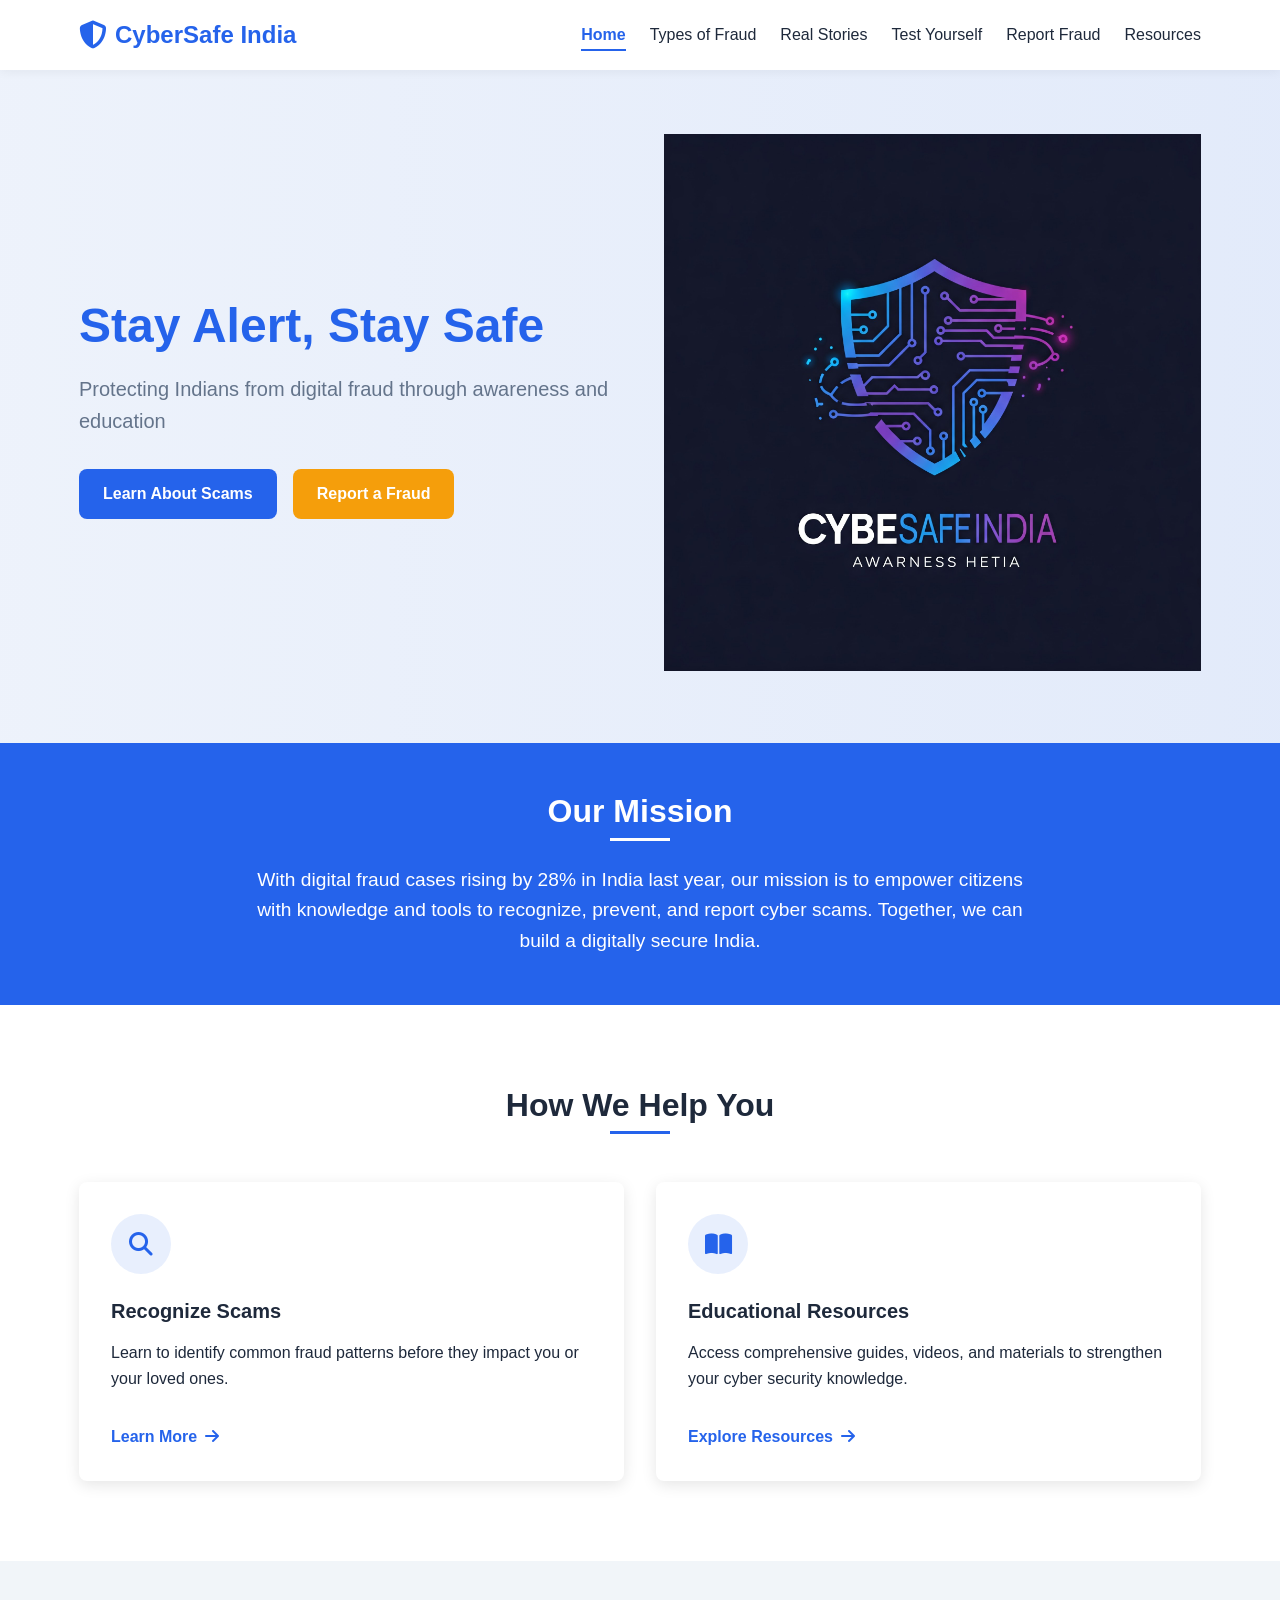
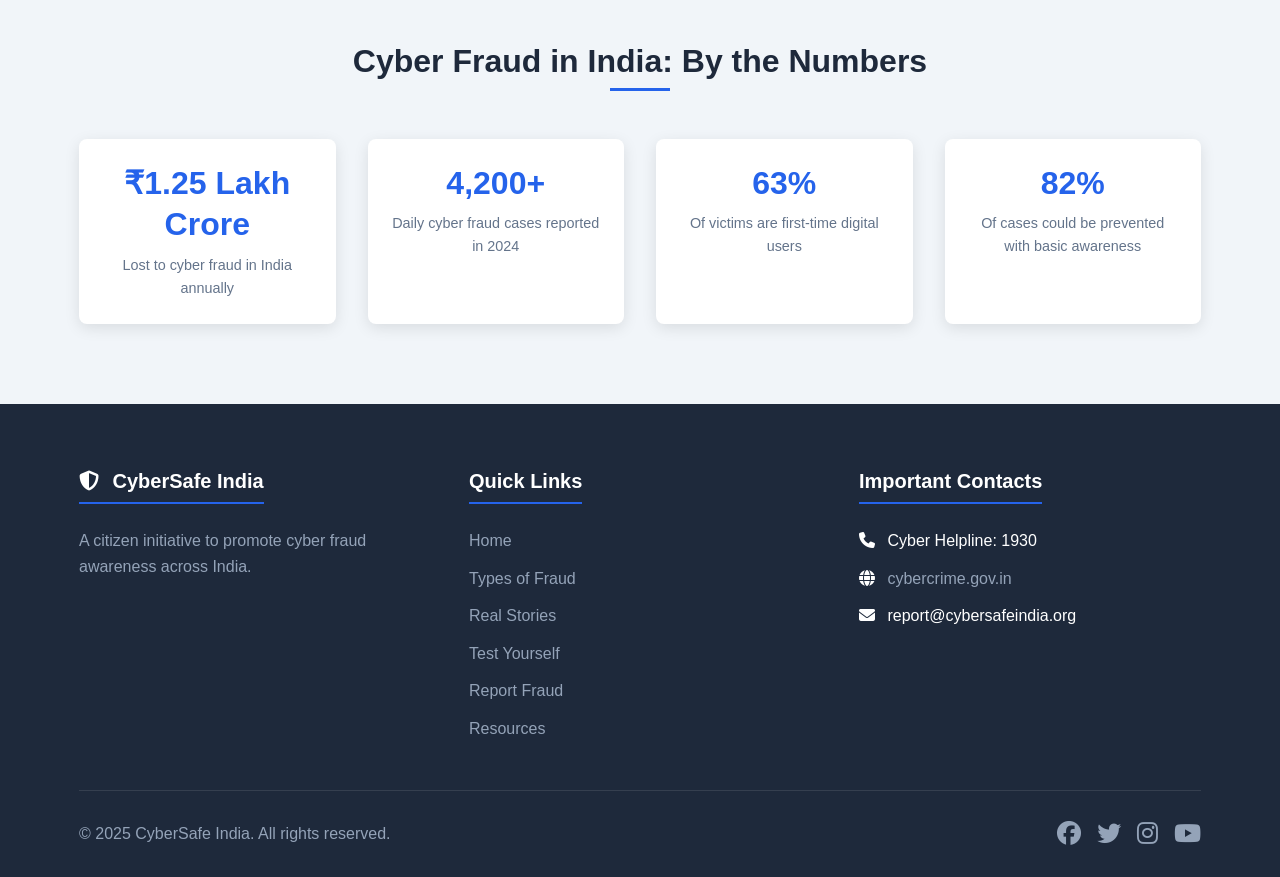
<file: index.html>
<!DOCTYPE html>
<html lang="en">
<head>
    <meta charset="UTF-8">
    <meta name="viewport" content="width=device-width, initial-scale=1.0">
    <title>Cyber Fraud Awareness India - Home</title>
    <link rel="stylesheet" href="styles.css">
    <link rel="stylesheet" href="https://cdnjs.cloudflare.com/ajax/libs/font-awesome/6.4.0/css/all.min.css">
</head>
<body>
    <header>
        <div class="container">
            <div class="logo">
                <a href="index.html">
                    <i class="fas fa-shield-alt"></i>
                    <span>CyberSafe India</span>
                </a>
            </div>
            <nav>
                <ul class="nav-links">
                    <li><a href="index.html" class="active">Home</a></li>
                    <li><a href="types.html">Types of Fraud</a></li>
                    <li><a href="stories.html">Real Stories</a></li>
                    <li><a href="quiz.html">Test Yourself</a></li>
                    <li><a href="https://cybercrime.gov.in/">Report Fraud</a></li>
                    <li><a href="resources.html">Resources</a></li>
                </ul>
                <div class="burger">
                    <div class="line1"></div>
                    <div class="line2"></div>
                    <div class="line3"></div>
                </div>
            </nav>
        </div>
    </header>

    <main>
        <!-- Hero Section -->
        <section class="hero">
            <div class="container">
                <div class="hero-content">
                    <h1>Stay Alert, Stay Safe</h1>
                    <p>Protecting Indians from digital fraud through awareness and education</p>
                    <div class="cta-buttons">
                        <a href="types.html" class="btn btn-primary">Learn About Scams</a>
                        <a href="https://cybercrime.gov.in/" class="btn btn-secondary">Report a Fraud</a>
                    </div>
                </div>
                <div class="hero-image">
                    <img src="Gemini_Generated_Image_r28b72r28b72r28b.jpeg" alt="Cyber Security Illustration">
                </div>
            </div>
        </section>

        <!-- Mission Statement -->
        <section class="mission">
            <div class="container">
                <h2>Our Mission</h2>
                <p>With digital fraud cases rising by 28% in India last year, our mission is to empower citizens with knowledge and tools to recognize, prevent, and report cyber scams. Together, we can build a digitally secure India.</p>
            </div>
        </section>

        <!-- Features Section -->
<section class="features">
    <div class="container">
        <h2>How We Help You</h2>
        <div class="feature-cards">
            <div class="feature-card">
                <div class="feature-icon">
                    <i class="fas fa-search" aria-hidden="true"></i>
                </div>
                <h3>Recognize Scams</h3>
                <p>Learn to identify common fraud patterns before they impact you or your loved ones.</p>
                <a href="types.html" class="feature-link">Learn More <i class="fas fa-arrow-right" aria-hidden="true"></i></a>
            </div>
            <div class="feature-card">
                <div class="feature-icon">
                    <i class="fas fa-book-open" aria-hidden="true"></i>
                </div>
                <h3>Educational Resources</h3>
                <p>Access comprehensive guides, videos, and materials to strengthen your cyber security knowledge.</p>
                <a href="resources.html" class="feature-link">Explore Resources <i class="fas fa-arrow-right" aria-hidden="true"></i></a>
            </div>
        </div>
    </div>
</section>


        <!-- Stats Section -->
        <section class="stats">
            <div class="container">
                <h2>Cyber Fraud in India: By the Numbers</h2>
                <div class="stat-cards">
                    <div class="stat-card">
                        <h3>₹1.25 Lakh Crore</h3>
                        <p>Lost to cyber fraud in India annually</p>
                    </div>
                    <div class="stat-card">
                        <h3>4,200+</h3>
                        <p>Daily cyber fraud cases reported in 2024</p>
                    </div>
                    <div class="stat-card">
                        <h3>63%</h3>
                        <p>Of victims are first-time digital users</p>
                    </div>
                    <div class="stat-card">
                        <h3>82%</h3>
                        <p>Of cases could be prevented with basic awareness</p>
                    </div>
                </div>
            </div>
        </section>
    </main>

    <footer>
        <div class="container">
            <div class="footer-content">
                <div class="footer-section">
                    <h3><i class="fas fa-shield-alt"></i> CyberSafe India</h3>
                    <p>A citizen initiative to promote cyber fraud awareness across India.</p>
                </div>
                <div class="footer-section">
                    <h3>Quick Links</h3>
                    <ul>
                        <li><a href="index.html">Home</a></li>
                        <li><a href="types.html">Types of Fraud</a></li>
                        <li><a href="stories.html">Real Stories</a></li>
                        <li><a href="quiz.html">Test Yourself</a></li>
                        <li><a href="report.html">Report Fraud</a></li>
                        <li><a href="resources.html">Resources</a></li>
                    </ul>
                </div>
                <div class="footer-section">
                    <h3>Important Contacts</h3>
                    <ul>
                        <li><i class="fas fa-phone"></i> Cyber Helpline: 1930</li>
                        <li><i class="fas fa-globe"></i> <a href="https://cybercrime.gov.in" target="_blank">cybercrime.gov.in</a></li>
                        <li><i class="fas fa-envelope"></i> report@cybersafeindia.org</li>
                    </ul>
                </div>
            </div>
            <div class="footer-bottom">
                <p>&copy; 2025 CyberSafe India. All rights reserved.</p>
                <div class="social-icons">
                    <a href="#"><i class="fab fa-facebook"></i></a>
                    <a href="#"><i class="fab fa-twitter"></i></a>
                    <a href="#"><i class="fab fa-instagram"></i></a>
                    <a href="#"><i class="fab fa-youtube"></i></a>
                </div>
            </div>
        </div>
    </footer>

    <script src="main.js"></script>
</body>
</html>
</file>
<file: styles.css>
/* ===== GLOBAL STYLES ===== */
:root {
  --primary-color: #2563eb;
  --primary-dark: #1d4ed8;
  --secondary-color: #f59e0b;
  --secondary-dark: #d97706;
  --danger-color: #ef4444;
  --success-color: #10b981;
  --text-dark: #1e293b;
  --text-light: #64748b;
  --white: #ffffff;
  --light-gray: #f1f5f9;
  --medium-gray: #e2e8f0;
  --dark-gray: #94a3b8;
  --border-radius: 8px;
  --box-shadow: 0 4px 15px rgba(0, 0, 0, 0.1);
  --transition: all 0.3s ease;
}

* {
  margin: 0;
  padding: 0;
  box-sizing: border-box;
}

body {
  font-family: 'Inter', 'Segoe UI', Tahoma, Geneva, Verdana, sans-serif;
  line-height: 1.6;
  color: var(--text-dark);
  background-color: #f8fafc;
}

html {
  scroll-behavior: smooth;
}

img {
  max-width: 100%;
  height: auto;
}

a {
  text-decoration: none;
  color: var(--primary-color);
  transition: var(--transition);
}

a:hover {
  color: var(--primary-dark);
}

ul {
  list-style: none;
}

.container {
  width: 90%;
  max-width: 1280px;
  margin: 0 auto;
  padding: 0 15px;
}

section {
  padding: 3rem 0;
}

h1, h2, h3, h4, h5, h6 {
  font-weight: 700;
  line-height: 1.3;
  margin-bottom: 1rem;
  color: var(--text-dark);
}

h1 {
  font-size: 2.5rem;
}

h2 {
  font-size: 2rem;
  margin-bottom: 1.5rem;
  position: relative;
  padding-bottom: 0.5rem;
}

h2::after {
  content: '';
  position: absolute;
  left: 0;
  bottom: 0;
  width: 60px;
  height: 3px;
  background: var(--primary-color);
}

section h2 {
  text-align: center;
}

section h2::after {
  left: 50%;
  transform: translateX(-50%);
}

p {
  margin-bottom: 1rem;
}

/* ===== BUTTONS ===== */
.btn {
  display: inline-block;
  padding: 0.75rem 1.5rem;
  border-radius: var(--border-radius);
  font-weight: 600;
  text-align: center;
  cursor: pointer;
  transition: var(--transition);
  border: none;
  outline: none;
}

.btn-primary {
  background-color: var(--primary-color);
  color: var(--white);
}

.btn-primary:hover {
  background-color: var(--primary-dark);
  color: var(--white);
  transform: translateY(-2px);
}

.btn-secondary {
  background-color: var(--secondary-color);
  color: var(--white);
}

.btn-secondary:hover {
  background-color: var(--secondary-dark);
  color: var(--white);
  transform: translateY(-2px);
}

.cta-buttons {
  display: flex;
  gap: 1rem;
  margin-top: 1.5rem;
  flex-wrap: wrap;
}

.cta-button {
  background-color: var(--primary-color);
  color: white;
  padding: 0.75rem 1.5rem;
  border-radius: var(--border-radius);
  font-weight: 600;
  display: inline-block;
  transition: var(--transition);
}

.cta-button:hover {
  background-color: var(--primary-dark);
  color: white;
  transform: translateY(-2px);
}

/* ===== HEADER ===== */
header {
  background-color: var(--white);
  box-shadow: 0 2px 10px rgba(0, 0, 0, 0.05);
  position: sticky;
  top: 0;
  z-index: 100;
}

header .container {
  display: flex;
  align-items: center;
  justify-content: space-between;
  padding: 1rem 15px;
}

.logo a {
  display: flex;
  align-items: center;
  font-size: 1.5rem;
  font-weight: 700;
  color: var(--primary-color);
}

.logo i {
  margin-right: 0.5rem;
  font-size: 1.75rem;
}

nav {
  display: flex;
  align-items: center;
}

.nav-links {
  display: flex;
  gap: 1.5rem;
}

.nav-links a {
  color: var(--text-dark);
  font-weight: 500;
  padding: 0.5rem 0;
  position: relative;
}

.nav-links a::after {
  content: '';
  position: absolute;
  bottom: 0;
  left: 0;
  width: 0;
  height: 2px;
  background-color: var(--primary-color);
  transition: var(--transition);
}

.nav-links a:hover::after,
.nav-links a.active::after {
  width: 100%;
}

.nav-links a.active {
  color: var(--primary-color);
  font-weight: 600;
}

.burger {
  display: none;
  cursor: pointer;
}

.burger div {
  width: 25px;
  height: 3px;
  background-color: var(--text-dark);
  margin: 5px;
  transition: var(--transition);
}

/* ===== HERO SECTION ===== */
.hero {
  background: linear-gradient(to right, rgba(37, 99, 235, 0.05), rgba(37, 99, 235, 0.1));
  padding: 4rem 0;
}

.hero .container {
  display: flex;
  align-items: center;
  gap: 3rem;
}

.hero-content {
  flex: 1;
}

.hero-image {
  flex: 1;
  text-align: center;
}

.hero h1 {
  font-size: 3rem;
  margin-bottom: 1rem;
  color: var(--primary-color);
}

.hero p {
  font-size: 1.25rem;
  margin-bottom: 2rem;
  color: var(--text-light);
}

/* ===== MISSION SECTION ===== */
.mission {
  background-color: var(--primary-color);
  color: var(--white);
  text-align: center;
  padding: 3rem 0;
}

.mission h2 {
  color: var(--white);
}

.mission h2::after {
  background-color: var(--white);
}

.mission p {
  font-size: 1.2rem;
  max-width: 800px;
  margin: 0 auto;
}

/* ===== FEATURES SECTION ===== */
.features {
  padding: 5rem 0;
  background-color: var(--white);
}

.feature-cards {
  display: grid;
  grid-template-columns: repeat(auto-fit, minmax(300px, 1fr));
  gap: 2rem;
  margin-top: 3rem;
}

.feature-card {
  background: var(--white);
  padding: 2rem;
  border-radius: var(--border-radius);
  box-shadow: var(--box-shadow);
  transition: var(--transition);
  display: flex;
  flex-direction: column;
  height: 100%;
}

.feature-card:hover {
  transform: translateY(-5px);
  box-shadow: 0 10px 25px rgba(0, 0, 0, 0.1);
}

.feature-icon {
  background-color: rgba(37, 99, 235, 0.1);
  color: var(--primary-color);
  width: 60px;
  height: 60px;
  border-radius: 50%;
  display: flex;
  align-items: center;
  justify-content: center;
  margin-bottom: 1.5rem;
  font-size: 1.5rem;
}

.feature-card h3 {
  font-size: 1.25rem;
  margin-bottom: 1rem;
}

.feature-link {
  margin-top: auto;
  font-weight: 600;
  display: inline-flex;
  align-items: center;
  gap: 0.5rem;
  padding-top: 1rem;
}

.feature-link i {
  transition: var(--transition);
}

.feature-link:hover i {
  transform: translateX(5px);
}

/* ===== STATS SECTION ===== */
.stats {
  background-color: var(--light-gray);
  padding: 5rem 0;
}

.stat-cards {
  display: grid;
  grid-template-columns: repeat(auto-fit, minmax(200px, 1fr));
  gap: 2rem;
  margin-top: 3rem;
}

.stat-card {
  background: var(--white);
  padding: 1.5rem;
  border-radius: var(--border-radius);
  box-shadow: var(--box-shadow);
  text-align: center;
  transition: var(--transition);
}

.stat-card:hover {
  transform: translateY(-5px);
}

.stat-card h3 {
  font-size: 2rem;
  color: var(--primary-color);
  margin-bottom: 0.5rem;
}

.stat-card p {
  color: var(--text-light);
  font-size: 0.9rem;
  margin-bottom: 0;
}

/* ===== PAGE HEADER ===== */
.page-header {
  background: linear-gradient(rgba(37, 99, 235, 0.8), rgba(37, 99, 235, 0.9)), url('/api/placeholder/1200/300');
  background-size: cover;
  background-position: center;
  color: var(--white);
  text-align: center;
  padding: 4rem 0;
}

.page-header h1 {
  color: var(--white);
  font-size: 2.5rem;
  margin-bottom: 1rem;
}

.page-header p {
  font-size: 1.2rem;
  max-width: 600px;
  margin: 0 auto;
}

/* ===== FRAUD TYPES PAGE ===== */
.hero-banner {
  background: linear-gradient(rgba(37, 99, 235, 0.8), rgba(37, 99, 235, 0.9)), url('/api/placeholder/1200/400');
  background-size: cover;
  background-position: center;
  color: var(--white);
  text-align: center;
  padding: 5rem 0;
}

.hero-banner h1 {
  color: var(--white);
  font-size: 2.8rem;
  margin-bottom: 1rem;
}

.hero-banner p {
  font-size: 1.2rem;
  max-width: 600px;
  margin: 0 auto 2rem;
}

.fraud-types {
  padding: 5rem 0;
}

.fraud-grid {
  display: grid;
  grid-template-columns: repeat(auto-fill, minmax(300px, 1fr));
  gap: 2rem;
}

.fraud-card {
  background: var(--white);
  border-radius: var(--border-radius);
  box-shadow: var(--box-shadow);
  padding: 2rem;
  transition: var(--transition);
  height: 100%;
}

.fraud-card:hover {
  transform: translateY(-5px);
  box-shadow: 0 10px 25px rgba(0, 0, 0, 0.1);
}

.fraud-icon {
  background-color: rgba(37, 99, 235, 0.1);
  color: var(--primary-color);
  width: 60px;
  height: 60px;
  border-radius: 50%;
  display: flex;
  align-items: center;
  justify-content: center;
  margin-bottom: 1.5rem;
  font-size: 1.5rem;
}

.fraud-card h3 {
  font-size: 1.25rem;
  margin-bottom: 1rem;
}

.fraud-card h4 {
  font-size: 1rem;
  margin: 1rem 0 0.5rem;
  color: var(--text-dark);
}

.fraud-card ul {
  list-style: disc;
  padding-left: 1.2rem;
  margin-bottom: 0;
}

.fraud-card ul li {
  margin-bottom: 0.5rem;
  color: var(--text-light);
}

.fraud-card ul li:last-child {
  margin-bottom: 0;
}

.prevention-tips {
  background-color: var(--light-gray);
  padding: 5rem 0;
}

.tips-container {
  display: grid;
  grid-template-columns: repeat(auto-fit, minmax(250px, 1fr));
  gap: 2rem;
  margin-top: 3rem;
}

.tip {
  background: var(--white);
  border-radius: var(--border-radius);
  box-shadow: var(--box-shadow);
  padding: 2rem;
  text-align: center;
  transition: var(--transition);
}

.tip:hover {
  transform: translateY(-5px);
}

.tip i {
  color: var(--primary-color);
  font-size: 2.5rem;
  margin-bottom: 1rem;
}

.tip h3 {
  font-size: 1.25rem;
  margin-bottom: 1rem;
}

.tip p {
  color: var(--text-light);
  margin-bottom: 0;
}

.newsletter-section {
  background-color: var(--primary-color);
  color: var(--white);
  padding: 4rem 0;
  text-align: center;
}

.newsletter-section h2 {
  color: var(--white);
}

.newsletter-section h2::after {
  background-color: var(--white);
}

.newsletter-section p {
  margin-bottom: 2rem;
  font-size: 1.1rem;
}

.newsletter-section div {
  display: flex;
  max-width: 600px;
  margin: 0 auto;
}

.newsletter-section input {
  flex: 1;
  padding: 0.75rem 1.5rem;
  border: none;
  border-radius: var(--border-radius) 0 0 var(--border-radius);
  font-size: 1rem;
}

.newsletter-section button {
  background-color: var(--secondary-color);
  color: var(--white);
  padding: 0.75rem 1.5rem;
  border: none;
  border-radius: 0 var(--border-radius) var(--border-radius) 0;
  font-weight: 600;
  cursor: pointer;
  transition: var(--transition);
}

.newsletter-section button:hover {
  background-color: var(--secondary-dark);
}

.report-button {
  position: fixed;
  bottom: 2rem;
  right: 2rem;
  background-color: var(--danger-color);
  color: var(--white);
  padding: 0.75rem 1.5rem;
  border-radius: var(--border-radius);
  font-weight: 600;
  box-shadow: var(--box-shadow);
  z-index: 99;
  transition: var(--transition);
}

.report-button:hover {
  background-color: #dc2626;
  color: var(--white);
  transform: translateY(-5px);
}

/* ===== QUIZ PAGE ===== */
.quiz-section {
  padding: 3rem 0 5rem;
}

.quiz-container {
  max-width: 800px;
  margin: 0 auto;
  background: var(--white);
  border-radius: var(--border-radius);
  box-shadow: var(--box-shadow);
  overflow: hidden;
}

.quiz-card {
  padding: 2.5rem;
  display: none;
}

.quiz-card.active {
  display: block;
}

.quiz-card h2 {
  text-align: center;
  margin-bottom: 1.5rem;
}

.quiz-card p {
  text-align: center;
  margin-bottom: 2rem;
  color: var(--text-light);
}

.quiz-progress {
  margin-bottom: 2rem;
}

.progress-bar {
  height: 8px;
  background-color: var(--medium-gray);
  border-radius: 4px;
  overflow: hidden;
  margin-bottom: 0.5rem;
}

#progress-fill {
  height: 100%;
  background-color: var(--primary-color);
  width: 10%;
  transition: width 0.3s ease;
}

#question-counter {
  text-align: right;
  font-size: 0.9rem;
  color: var(--text-light);
}

#question-container {
  font-size: 1.2rem;
  font-weight: 600;
  margin-bottom: 1.5rem;
}

.quiz-options {
  display: flex;
  flex-direction: column;
  gap: 1rem;
  margin-bottom: 2rem;
}

.option {
  padding: 1rem;
  border: 2px solid var(--medium-gray);
  border-radius: var(--border-radius);
  cursor: pointer;
  transition: var(--transition);
}

.option:hover {
  background-color: rgba(37, 99, 235, 0.05);
  border-color: var(--primary-color);
}

.option.selected {
  background-color: rgba(37, 99, 235, 0.1);
  border-color: var(--primary-color);
}

.option.correct {
  background-color: rgba(16, 185, 129, 0.1);
  border-color: var(--success-color);
}

.option.incorrect {
  background-color: rgba(239, 68, 68, 0.1);
  border-color: var(--danger-color);
}

.quiz-controls {
  display: flex;
  justify-content: flex-end;
}

.score-container {
  text-align: center;
  margin-bottom: 2rem;
}

.score-circle {
  width: 150px;
  height: 150px;
  background-color: rgba(37, 99, 235, 0.1);
  border-radius: 50%;
  display: flex;
  flex-direction: column;
  align-items: center;
  justify-content: center;
  margin: 0 auto 1rem;
}

#score-value {
  font-size: 3rem;
  font-weight: 700;
  color: var(--primary-color);
}

#score-message {
  font-size: 1.1rem;
  font-weight: 600;
}

.result-details {
  margin-bottom: 2rem;
}

.result-details h3 {
  margin-bottom: 1rem;
  text-align: center;
}

#score-explanation {
  background-color: var(--light-gray);
  padding: 1.5rem;
  border-radius: var(--border-radius);
}

.result-actions {
  display: flex;
  justify-content: center;
  gap: 1rem;
}

/* ===== RESOURCES PAGE ===== */
.resource-filters {
  padding: 1rem 0 3rem;
}

.filter-container {
  background-color: var(--white);
  padding: 1.5rem;
  border-radius: var(--border-radius);
  box-shadow: var(--box-shadow);
  text-align: center;
}

.filter-container h3 {
  margin-bottom: 1rem;
}

.filter-buttons {
  display: flex;
  flex-wrap: wrap;
  justify-content: center;
  gap: 0.75rem;
}

.filter-btn {
  padding: 0.5rem 1rem;
  background-color: var(--light-gray);
  border: none;
  border-radius: var(--border-radius);
  cursor: pointer;
  transition: var(--transition);
  font-weight: 500;
}

.filter-btn:hover {
  background-color: var(--medium-gray);
}

.filter-btn.active {
  background-color: var(--primary-color);
  color: var(--white);
}

.resources-container {
  display: grid;
  grid-template-columns: repeat(auto-fill, minmax(350px, 1fr));
  gap: 2rem;
}

.resource-item {
  background: var(--white);
  border-radius: var(--border-radius);
  box-shadow: var(--box-shadow);
  padding: 1.5rem;
  display: flex;
  gap: 1.5rem;
  transition: var(--transition);
}

.resource-item:hover {
  transform: translateY(-5px);
  box-shadow: 0 10px 25px rgba(0, 0, 0, 0.1);
}

.resource-icon {
  flex-shrink: 0;
  width: 60px;
  height: 60px;
  background-color: rgba(37, 99, 235, 0.1);
  color: var(--primary-color);
  border-radius: 50%;
  display: flex;
  align-items: center;
  justify-content: center;
  font-size: 1.5rem;
}

.resource-info {
  flex: 1;
}

.resource-info h3 {
  font-size: 1.1rem;
  margin-bottom: 0.5rem;
}

.resource-info p {
  color: var(--text-light);
  font-size: 0.9rem;
  margin-bottom: 1rem;
}

.resource-meta {
  display: flex;
  gap: 1rem;
  margin-bottom: 1rem;
  flex-wrap: wrap;
}

.resource-meta span {
  font-size: 0.8rem;
  color: var(--text-light);
  display: flex;
  align-items: center;
}

.resource-meta i {
  margin-right: 0.25rem;
}

.community-workshops {
  background-color: var(--light-gray);
  padding: 5rem 0;
}

.workshops-list {
  display: grid;
  grid-template-columns: repeat(auto-fill, minmax(300px, 1fr));
  gap: 2rem;
  margin-top: 3rem;
}

.workshop-item {
  background: var(--white);
  border-radius: var(--border-radius);
  box-shadow: var(--box-shadow);
  padding: 1.5rem;
  display: flex;
  gap: 1.5rem;
  transition: var(--transition);
}

.workshop-item:hover {
  transform: translateY(-5px);
  box-shadow: 0 10px 25px rgba(0, 0, 0, 0.1);
}

.workshop-date {
  flex-shrink: 0;
  width: 60px;
  height: 60px;
  background-color: var(--primary-color);
  color: var(--white);
  border-radius: var(--border-radius);
  display: flex;
  flex-direction: column;
  align-items: center;
  justify-content: center;
  line-height: 1;
  padding: 0.5rem 0;
}

.workshop-date .date {
  font-size: 1.5rem;
  font-weight: 700;
}

.workshop-date .month {
  font-size: 0.8rem;
  font-weight: 500;
}

.workshop-details {
  flex: 1;
}

.workshop-details h3 {
  font-size: 1.1rem;
  margin-bottom: 0.5rem;
}

.workshop-details p {
  color: var(--text-light);
  font-size: 0.9rem;
  margin-bottom: 0.5rem;
}

.workshop-details p:last-of-type {
  margin-bottom: 1rem;
}

/* ===== STORIES PAGE ===== */
.stories-intro {
  padding: 1rem 0 3rem;
}

.stories-intro p {
  text-align: center;
  max-width: 800px;
  margin: 0 auto 2rem;
}

.search-filter {
  max-width: 600px;
  margin: 0 auto;
  display: flex;
  gap: 0.5rem;
}

.search-filter input {
  flex: 1;
  padding: 0.75rem 1rem;
  border: 1px solid var(--medium-gray);
  border-radius: var(--border-radius);
  font-size: 1rem;
  transition: var(--transition);
}

.search-filter input:focus {
  border-color: var(--primary-color);
  outline: none;
  box-shadow: 0 0 0 2px rgba(37, 99, 235, 0.2);
}

.search-filter button {
  background-color: var(--primary-color);
  color: var(--white);
  border: none;
  border-radius: var(--border-radius);
  padding: 0 1rem;
  cursor: pointer;
  transition: var(--transition);
}

.search-filter button:hover {
  background-color: var(--primary-dark);
}

.stories-grid {
  display: grid;
  grid-template-columns: repeat(auto-fill, minmax(300px, 1fr));
  gap: 2rem;
}

.loading {
  text-align: center;
  padding: 3rem 0;
  grid-column: 1 / -1;
}

.loading i {
  font-size: 2rem;
  color: var(--primary-color);
  margin-bottom: 1rem;
}

.story-card {
  background: var(--white);
  border-radius: var(--border-radius);
  box-shadow: var(--box-shadow);
  overflow: hidden;
  transition: var(--transition);
}

.story-card:hover {
  transform: translateY(-5px);
  box-shadow: 0 10px 25px rgba(0, 0, 0, 0.1);
}

.story-image {
  width: 100%;
  height: 180px;
  object-fit: cover;
}

.story-content {
  padding: 1.5rem;
}

.story-title {
  font-size: 1.25rem;
  margin-bottom: 0.5rem;
}

.story-meta {
  display: flex;
  justify-content: space-between;
  margin-bottom: 1rem;
  color: var(--text-light);
  font-size: 0.9rem;
}

.story-excerpt {
  margin-bottom: 1.5rem;
  color: var(--text-light);
}

.share-story {
  background-color: var(--primary-color);
  color: var(--white);
  text-align: center;
  padding: 4rem 0;
  margin-top: 3rem;
}

.share-story h2 {
  color: var(--white);
}

.share-story h2::after {
  background-color: var(--white);
}

.share-story p {
  max-width: 600px;
  margin: 0 auto 2rem;
}

/* ===== FOOTER ===== */
footer {
  background-color: #1e293b;
  color: var(--white);
  padding: 4rem 0 0;
}

.footer-content {
  display: grid;
  grid-template-columns: repeat(auto-fit, minmax(250px, 1fr));
  gap: 3rem;
  margin-bottom: 3rem;
}

.footer-section h3 {
  color: var(--white);
  margin-bottom: 1.5rem;
  font-size: 1.25rem;
  border-bottom: 2px solid var(--primary-color);
  padding-bottom: 0.5rem;
  display: inline-block;
}

.footer-section p {
  color: var(--dark-gray);
}

.footer-section ul {
  display: flex;
  flex-direction: column;
  gap: 0.75rem;
}

.footer-section ul a {
  color: var(--dark-gray);
  transition: var(--transition);
}

.footer-section ul a:hover {
  color: var(--white);
}

.footer-section i {
  margin-right: 0.5rem;
}

.footer-bottom {
  border-top: 1px solid rgba(255, 255, 255, 0.1);
  padding: 1.5rem 0;
  display: flex;
  justify-content: space-between;
  align-items: center;
  flex-wrap: wrap;
  gap: 1rem;
}

.footer-bottom p {
  color: var(--dark-gray);
  margin-bottom: 0;
}

.social-icons {
  display: flex;
  gap: 1rem;
}

.social-icons a {
  color: var(--dark-gray);
  font-size: 1.5rem;
  transition: var(--transition);
}

.social-icons a:hover {
  color: var(--primary-color);
}

/* ===== RESPONSIVE DESIGN ===== */
@media (max-width: 1024px) {
  .hero .container {
    flex-direction: column;
    text-align: center;
  }

  .hero-image {
    margin-top: 2rem;
  }

  .feature-cards,
  .stat-cards,
  .fraud-grid,
  .tips-container,
  .resources-container,
  .workshops-list,
  .stories-grid {
    grid-template-columns: repeat(auto-fit, minmax(250px, 1fr));
  }

  .workshop-item {
    flex-direction: column;
    align-items: flex-start;
  }
}

@media (max-width: 768px) {
  .nav-links {
    display: none;
    flex-direction: column;
    position: absolute;
    top: 100%;
    left: 0;
    width: 100%;
    background-color: var(--white);
    padding: 1rem 0;
    box-shadow: 0 4px 10px rgba(0, 0, 0, 0.1);
  }

  .nav-links.active {
    display: flex;
  }

  .nav-links a {
    padding: 0.75rem 1rem;
  }

  .burger {
    display: block;
  }

  .hero h1 {
    font-size: 2.5rem;
  }

  .page-header h1,
  .hero-banner h1 {
    font-size: 2rem;
  }

  .newsletter-section div {
    flex-direction: column;
  }

  .newsletter-section input {
    border-radius: var(--border-radius);
  }

  .newsletter-section button {
    border-radius: var(--border-radius);
  }

  .report-button {
    padding: 0.5rem 1rem;
    font-size: 0.9rem;
  }
}

@media (max-width: 480px) {
  h1 {
    font-size: 2rem;
  }

  h2 {
    font-size: 1.5rem;
  }

  .hero h1 {
    font-size: 2rem;
  }

  .page-header h1,
  .hero-banner h1 {
    font-size: 1.8rem;
  }

  .btn {
    padding: 0.5rem 1rem;
    font-size: 0.9rem;
  }

  .quiz-card {
    padding: 1.5rem;
  }

  .score-circle {
    width: 120px;
    height: 120px;
  }

  #score-value {
    font-size: 2.5rem;
  }

  .resource-item,
  .workshop-item {
    flex-direction: column;
    align-items: flex-start;
  }

  .resource-icon,
  .workshop-date {
    margin-bottom: 1rem;
  }
}
</file>
